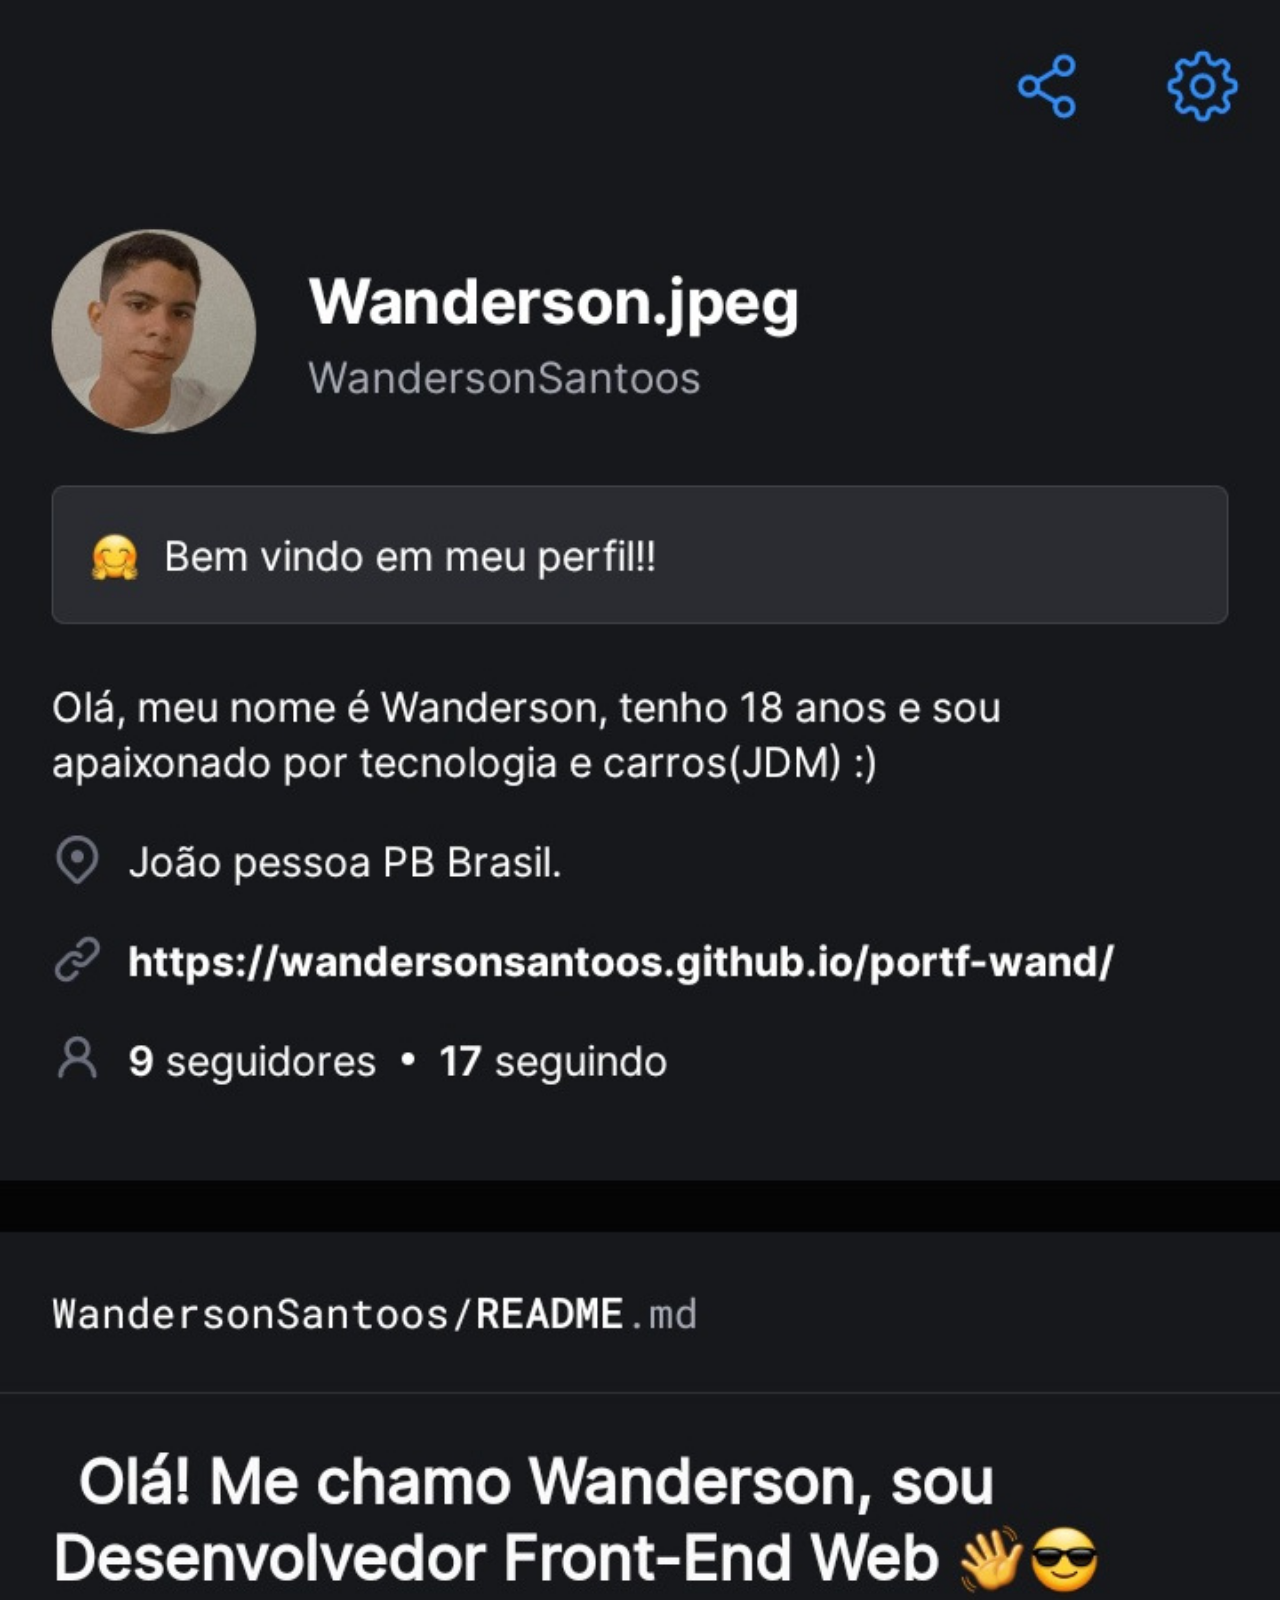
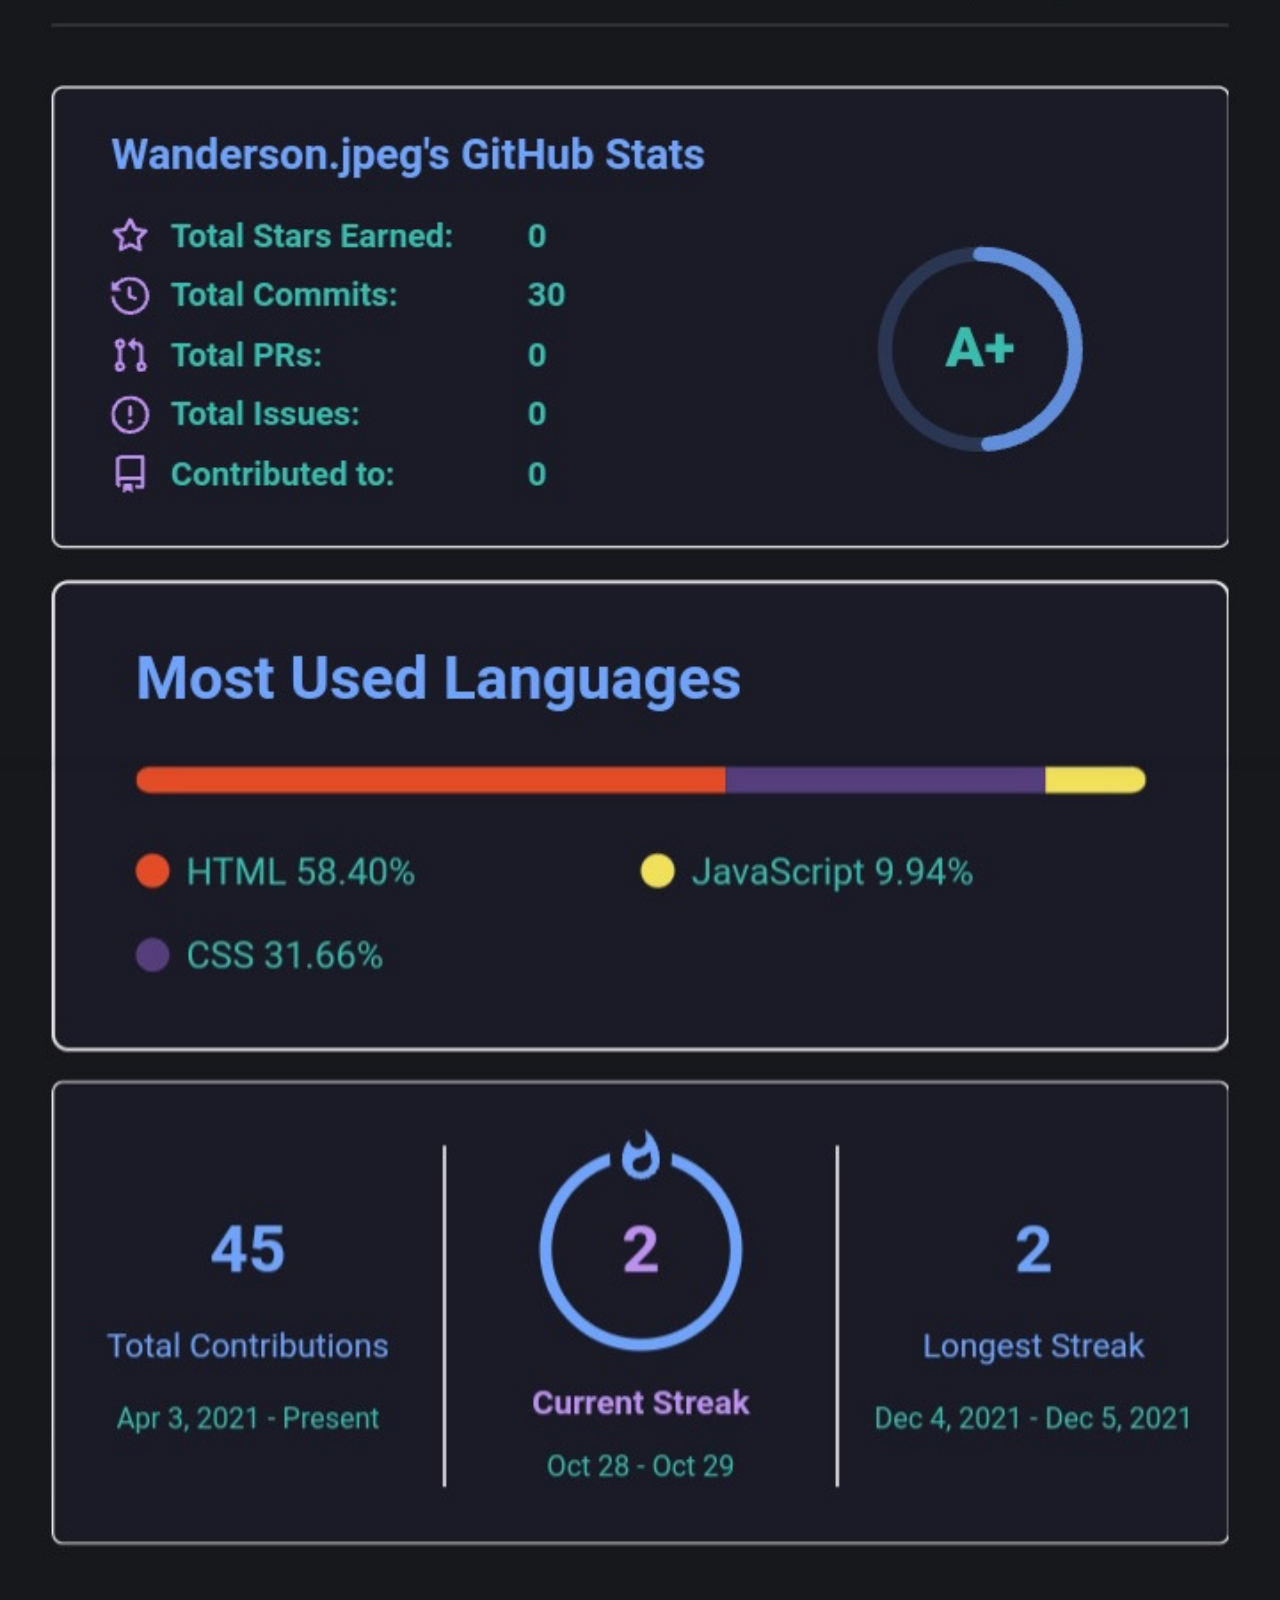
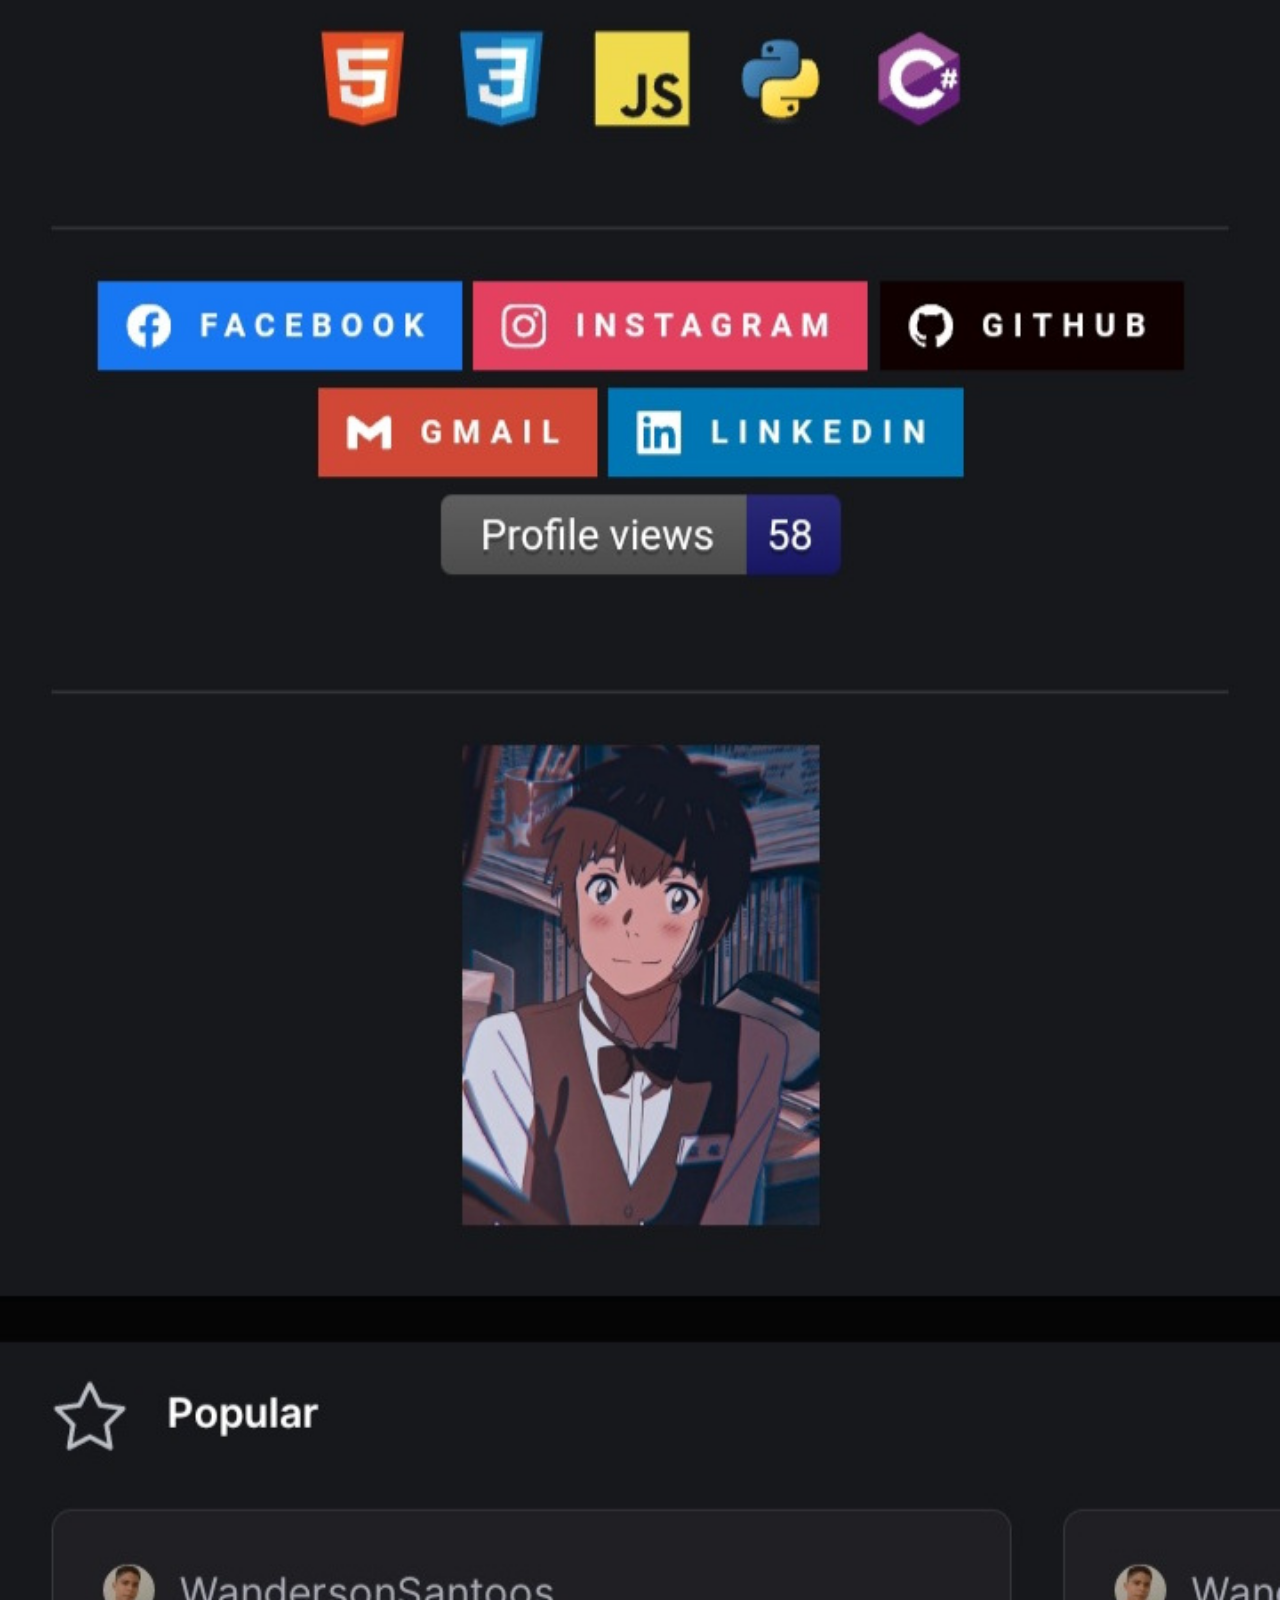
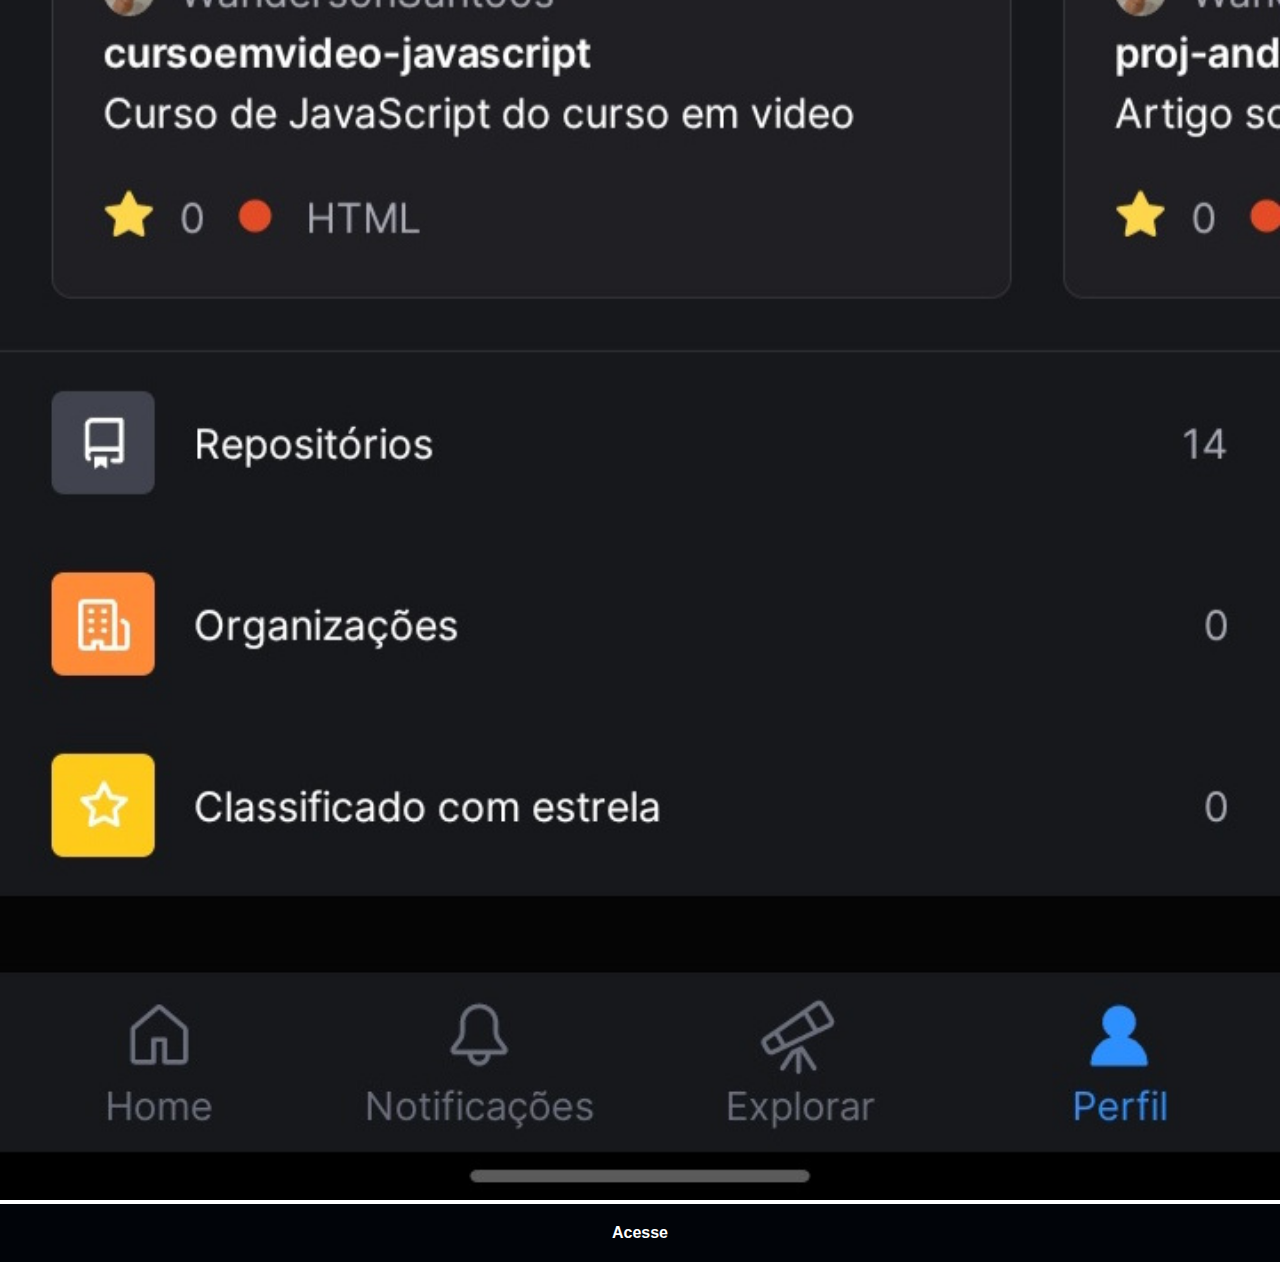
<file: github.html>
<!DOCTYPE html>
<html lang="pt-br">
<head>
    <meta charset="UTF-8">
    <meta http-equiv="X-UA-Compatible" content="IE=edge">
    <meta name="viewport" content="width=device-width, initial-scale=1.0">
    <link rel="stylesheet" href="style/social.css">
    <title>GitHub Page</title>
    <style>
        a {
            background-color: #010409;
        }
    </style>
</head>
<body>
    <img src="imagens/tela-github.jpg" alt="imagem da tela do github">
    <a href="https://github.com/WandersonSantoos" target="_blank">Acesse</a>
</body>
</html>
</file>
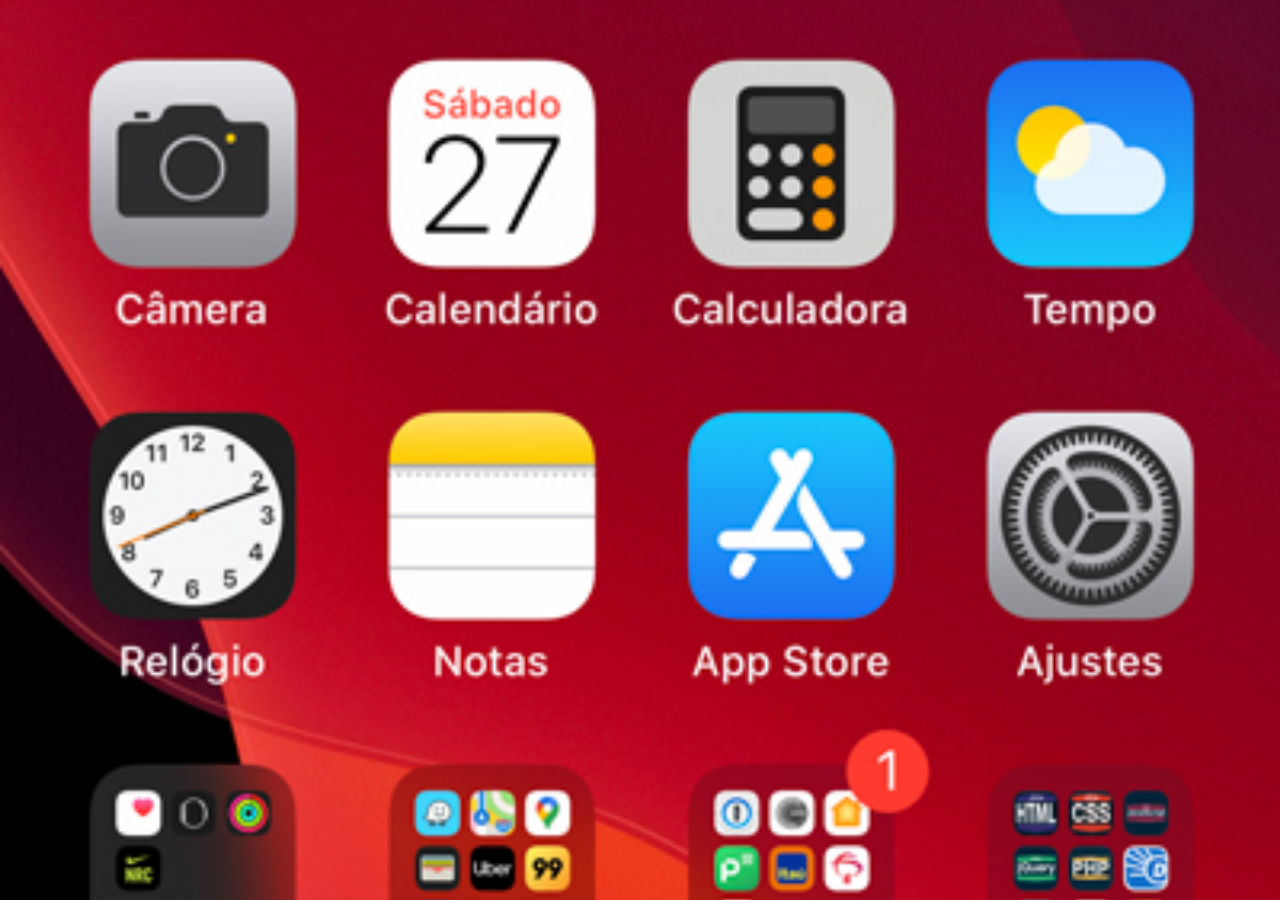
<file: home.html>
<!DOCTYPE html>
<html lang="pt-br">
<head>
    <meta charset="UTF-8">
    <meta http-equiv="X-UA-Compatible" content="IE=edge">
    <meta name="viewport" content="width=device-width, initial-scale=1.0">
    <title>Home</title>
    <style>
        * {
            margin: 0;
            padding: 0;
        }

        body {
            width: 100vw;
            height: 100vh;
            background: black url(imagens/tela-home.jpg) no-repeat top center;
            background-size: cover;
        }
    </style>
</head>
<body>
    
</body>
</html>
</file>
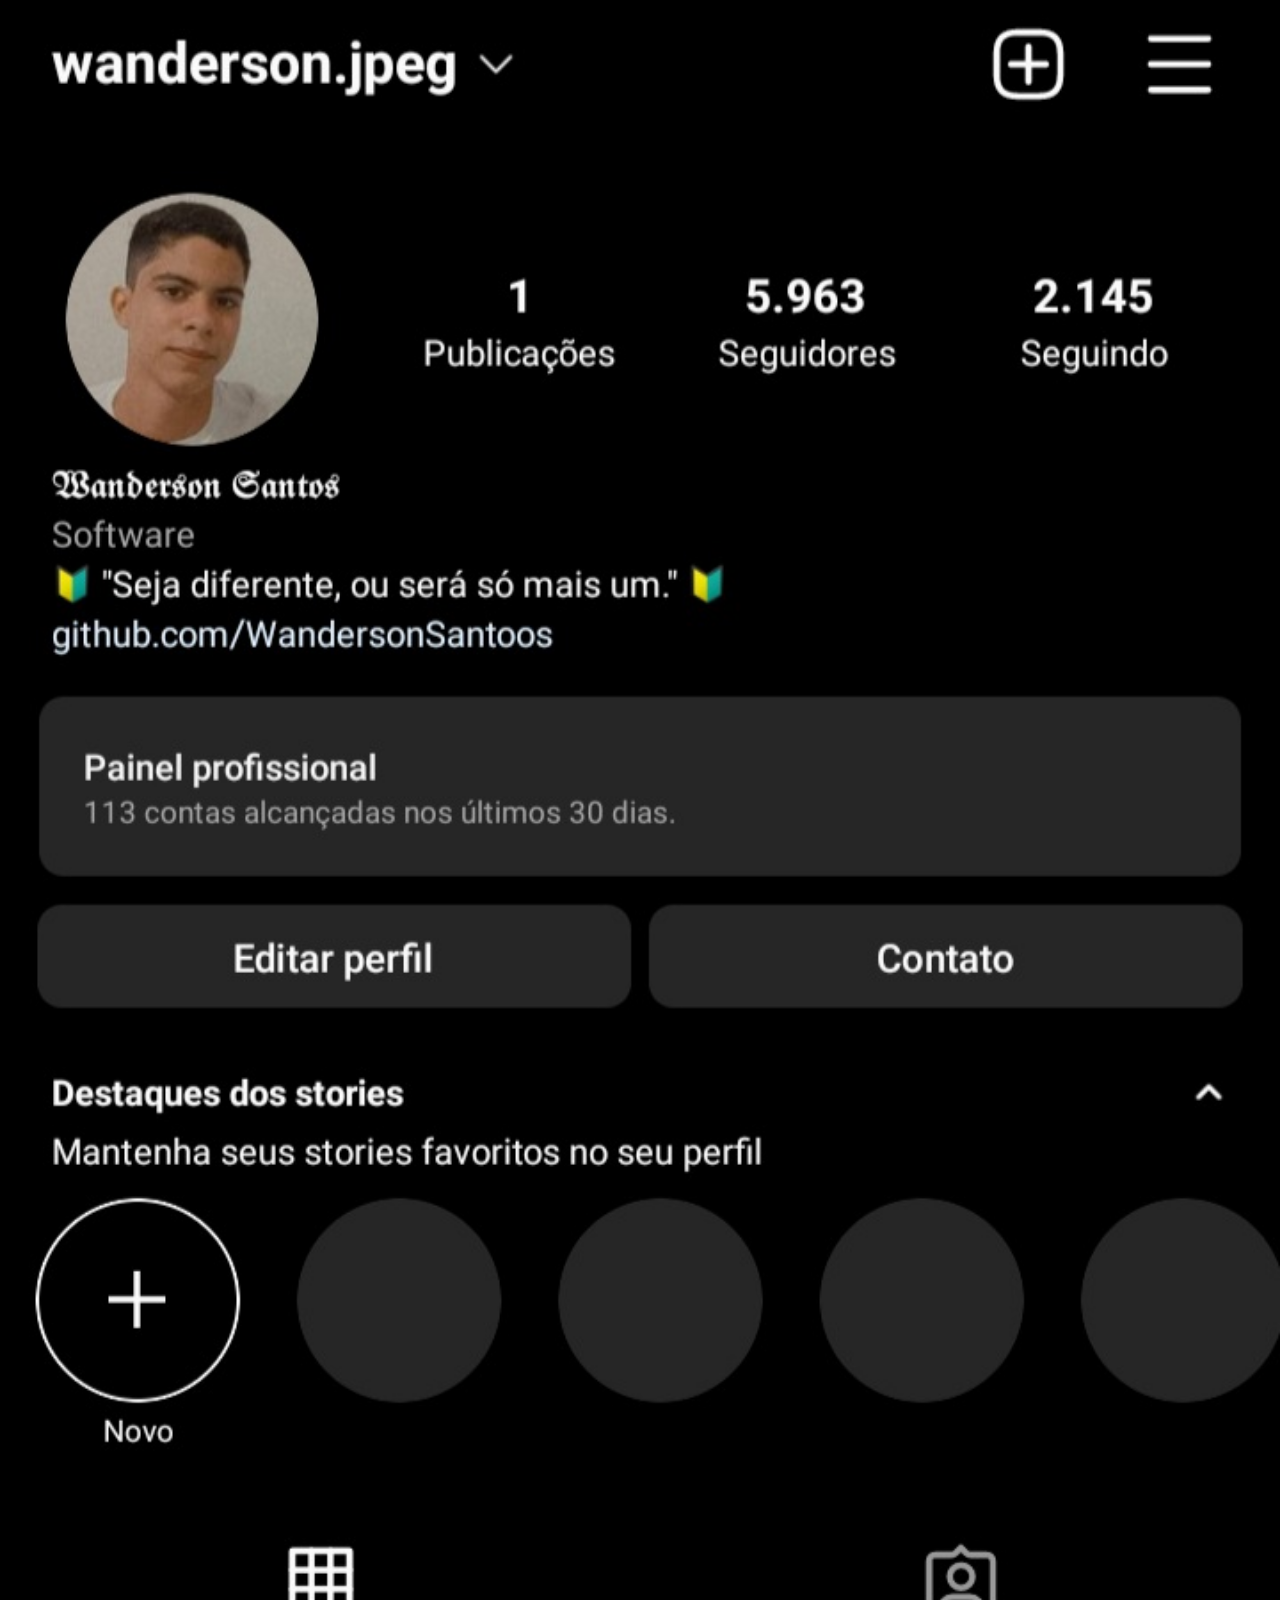
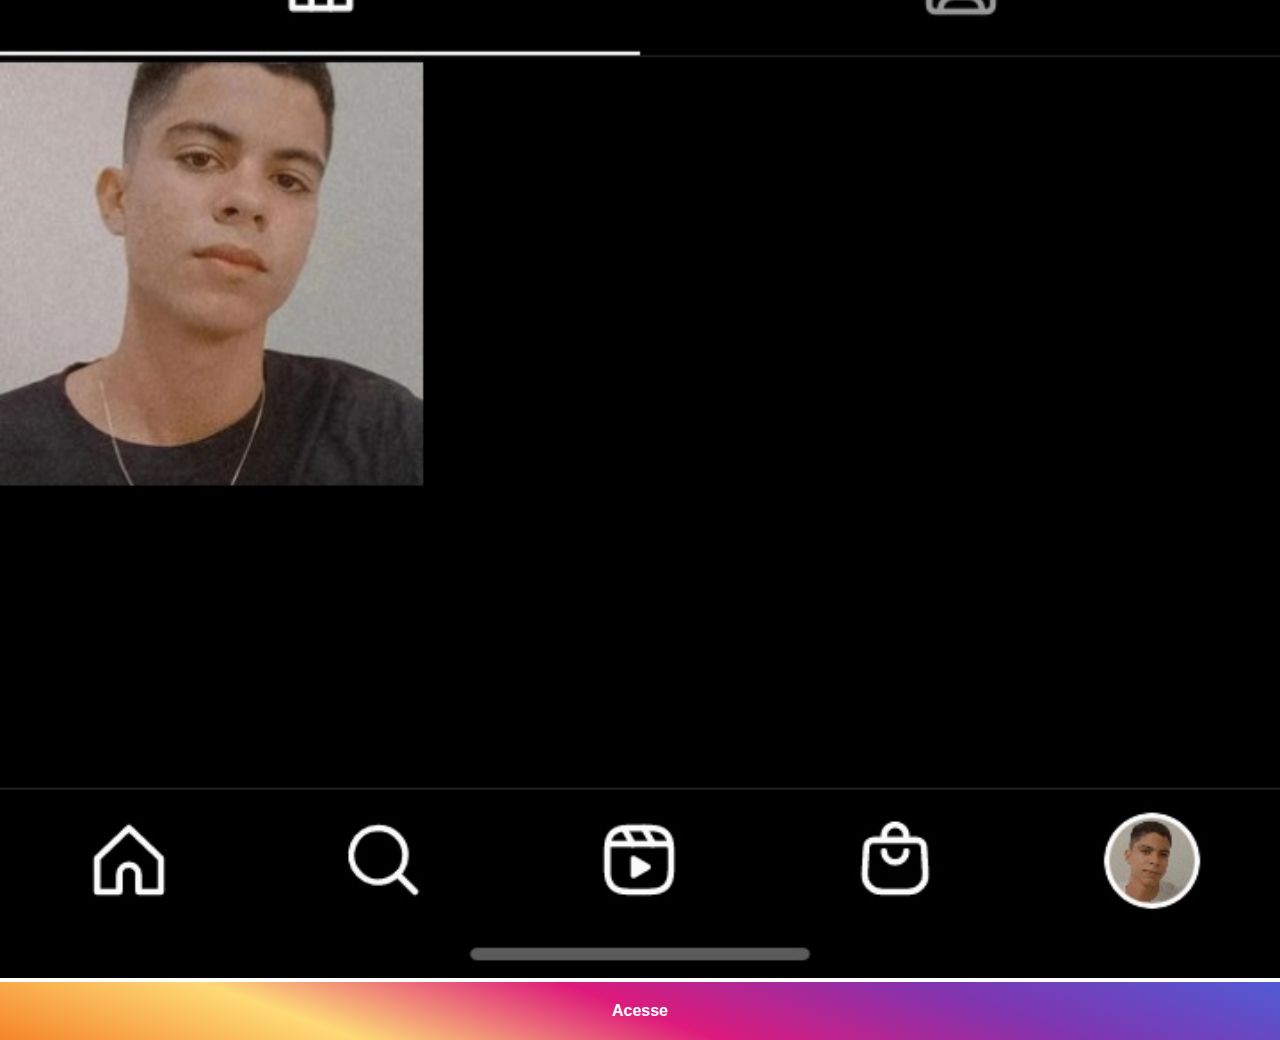
<file: instagram.html>
<!DOCTYPE html>
<html lang="pt-br">
<head>
    <meta charset="UTF-8">
    <meta http-equiv="X-UA-Compatible" content="IE=edge">
    <meta name="viewport" content="width=device-width, initial-scale=1.0">
    <link rel="stylesheet" href="style/social.css">
    <title>Instagran Page</title>
    <style>
        a {
            background-image: linear-gradient(-160deg, #515bd4, #8134af, #dd1a7b, #feda77, #F58529);
        }

    </style>
</head>
<body>
    <img src="imagens/tela-instagram.jpg" alt="imagem da tela do instagran">
    <a href="https://www.instagram.com/wanderson.jpeg/" target="_blank">Acesse</a>
</body>
</html>
</file>
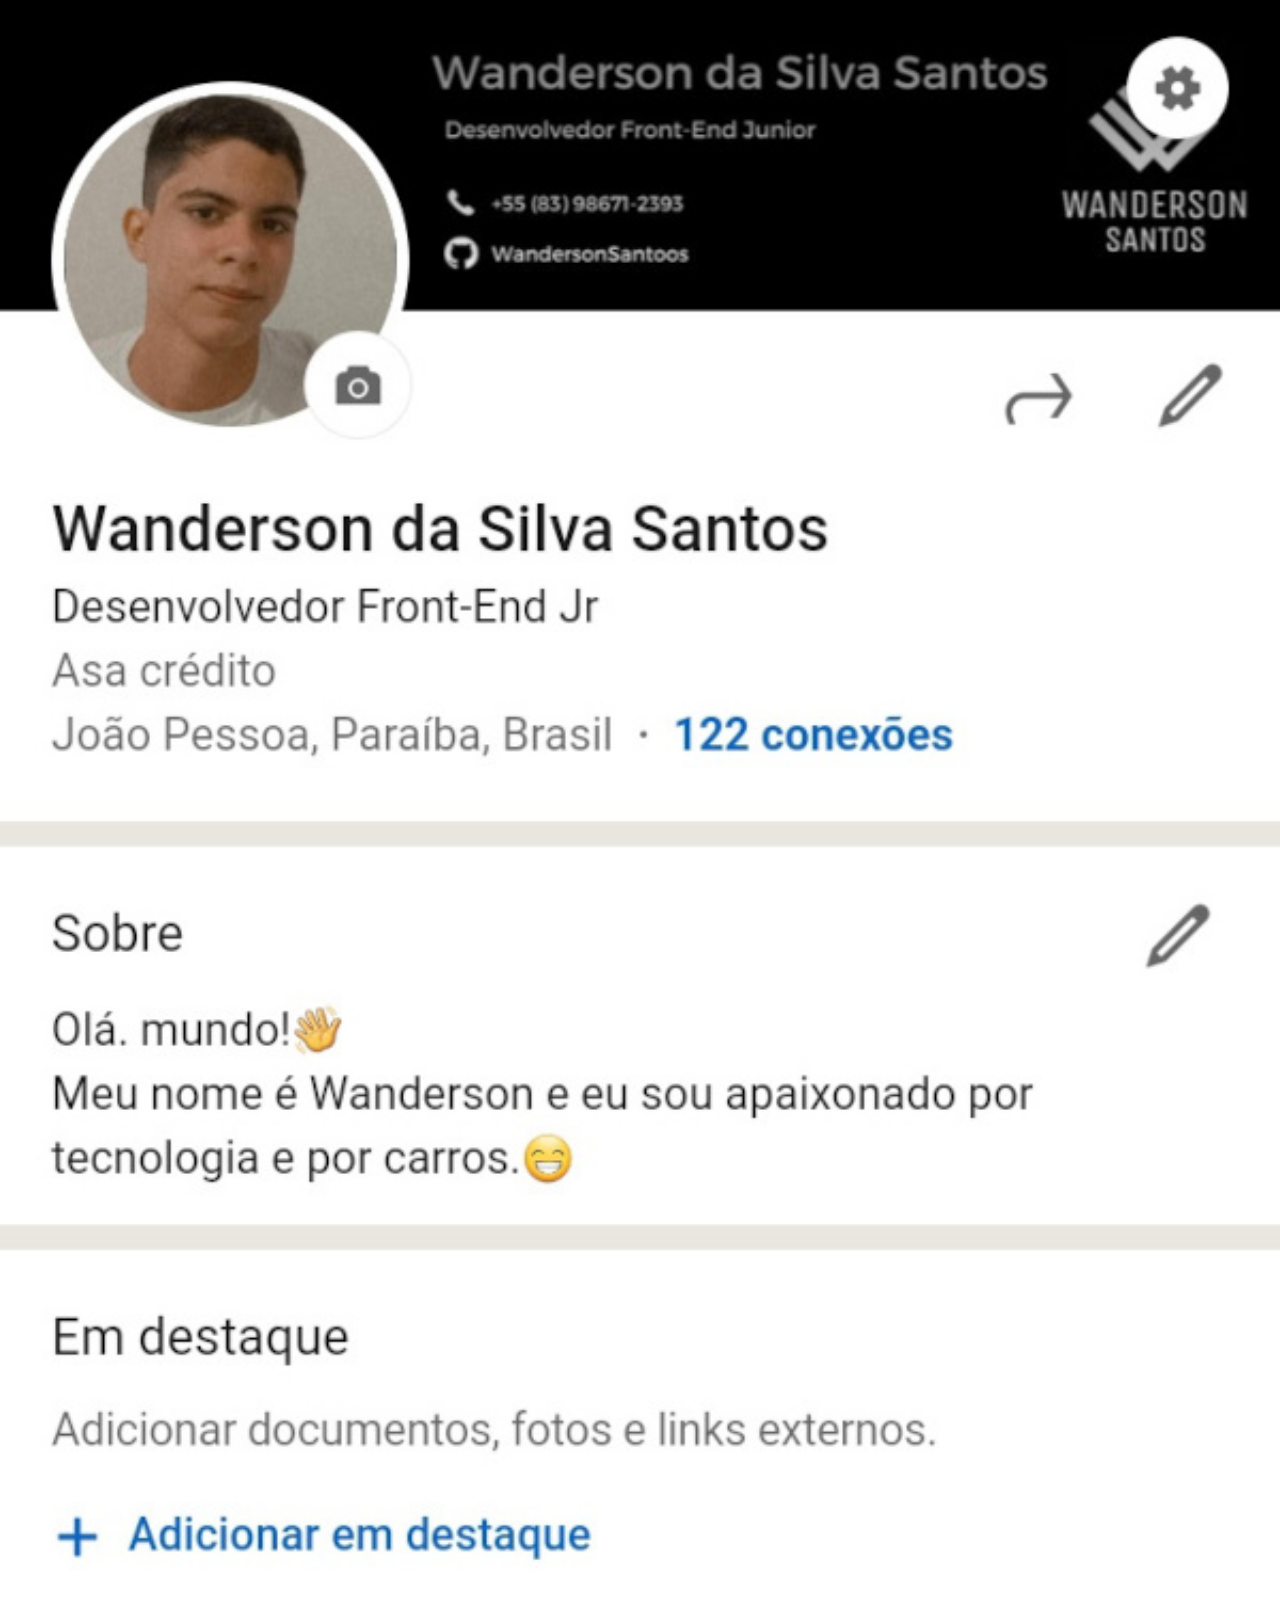
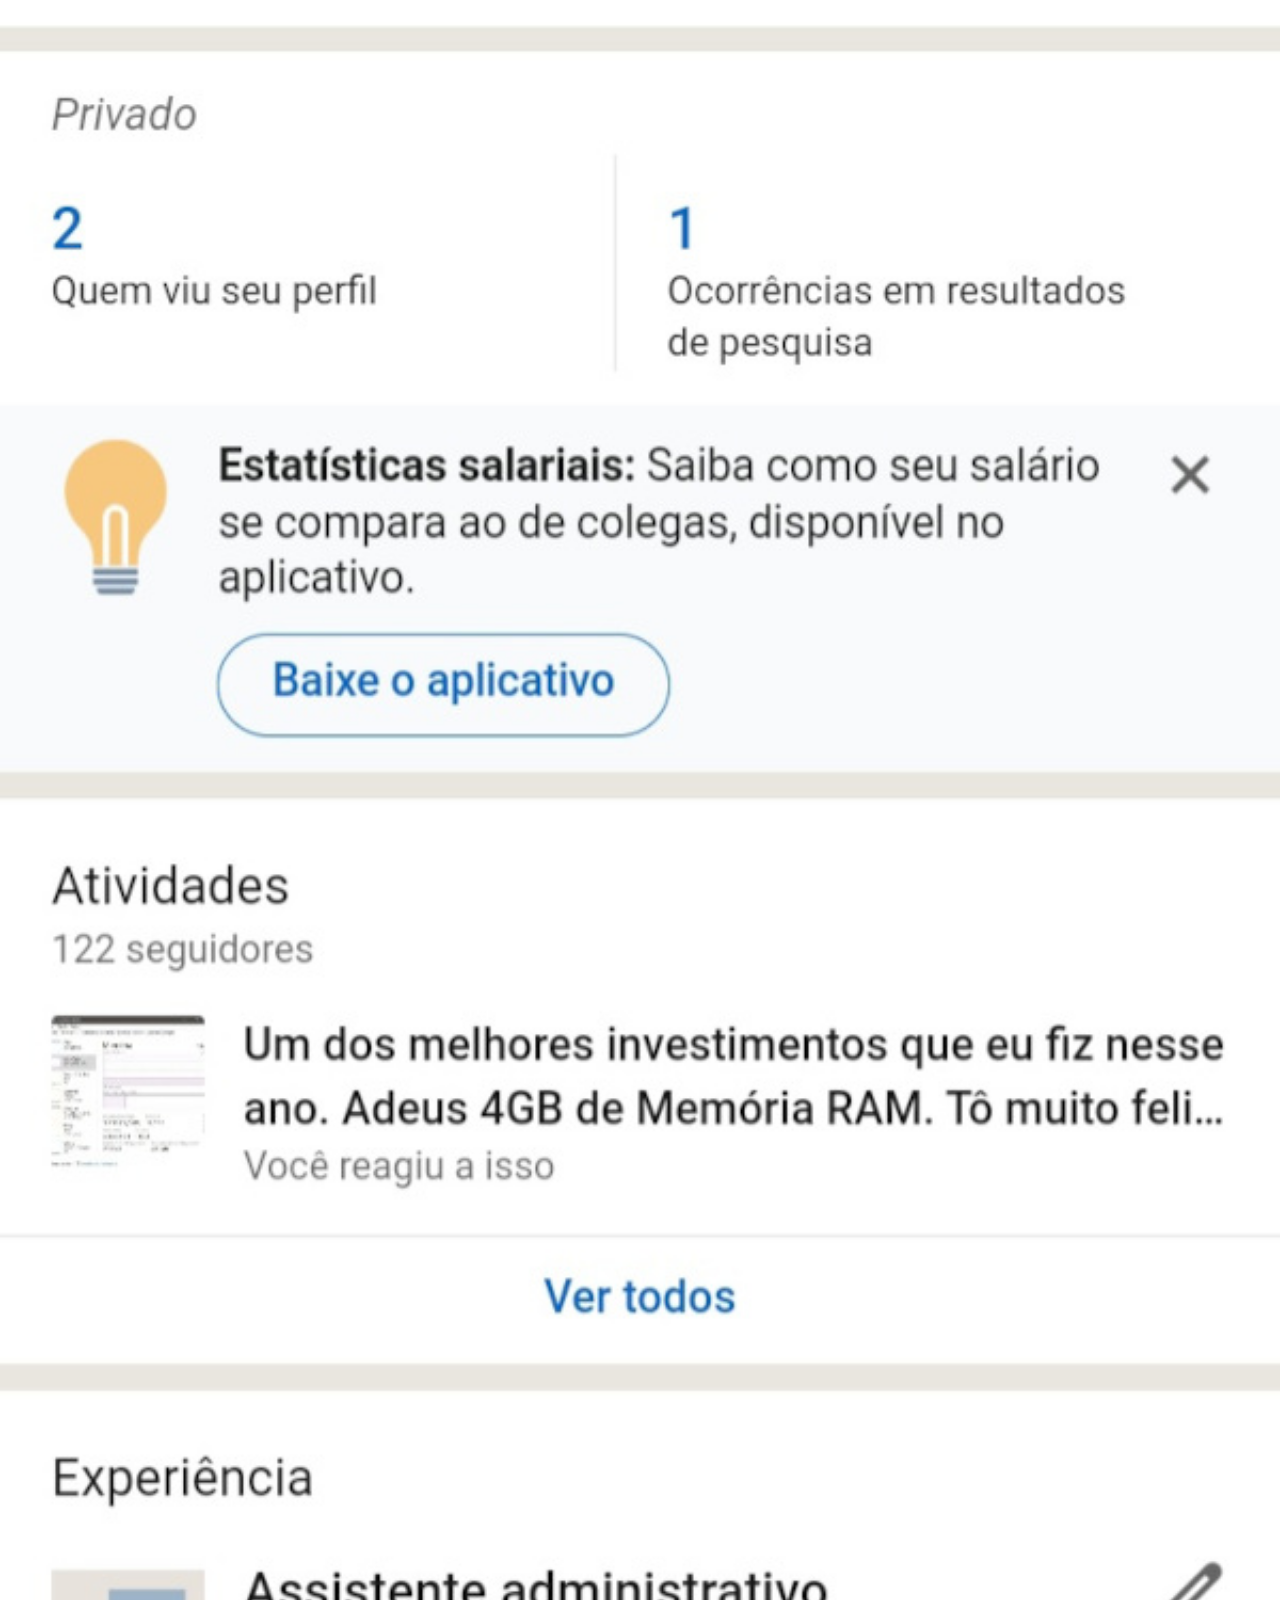
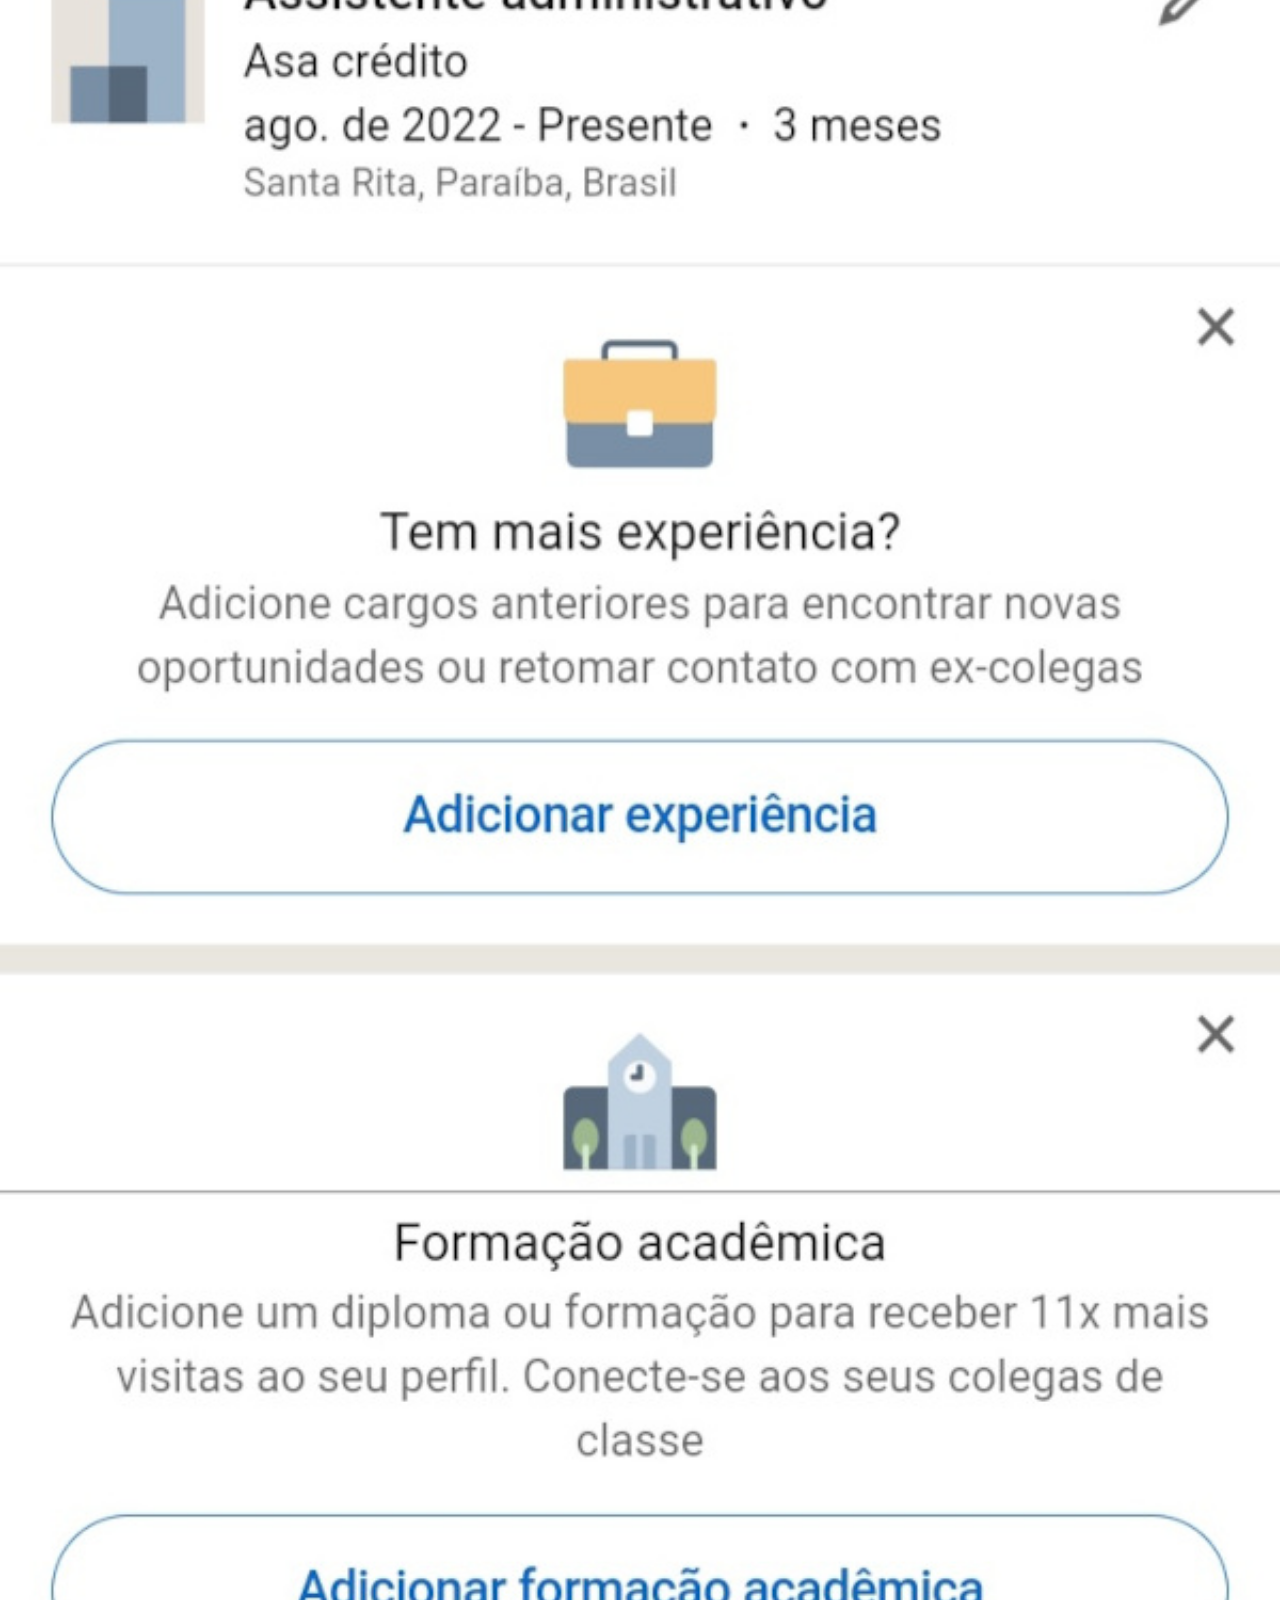
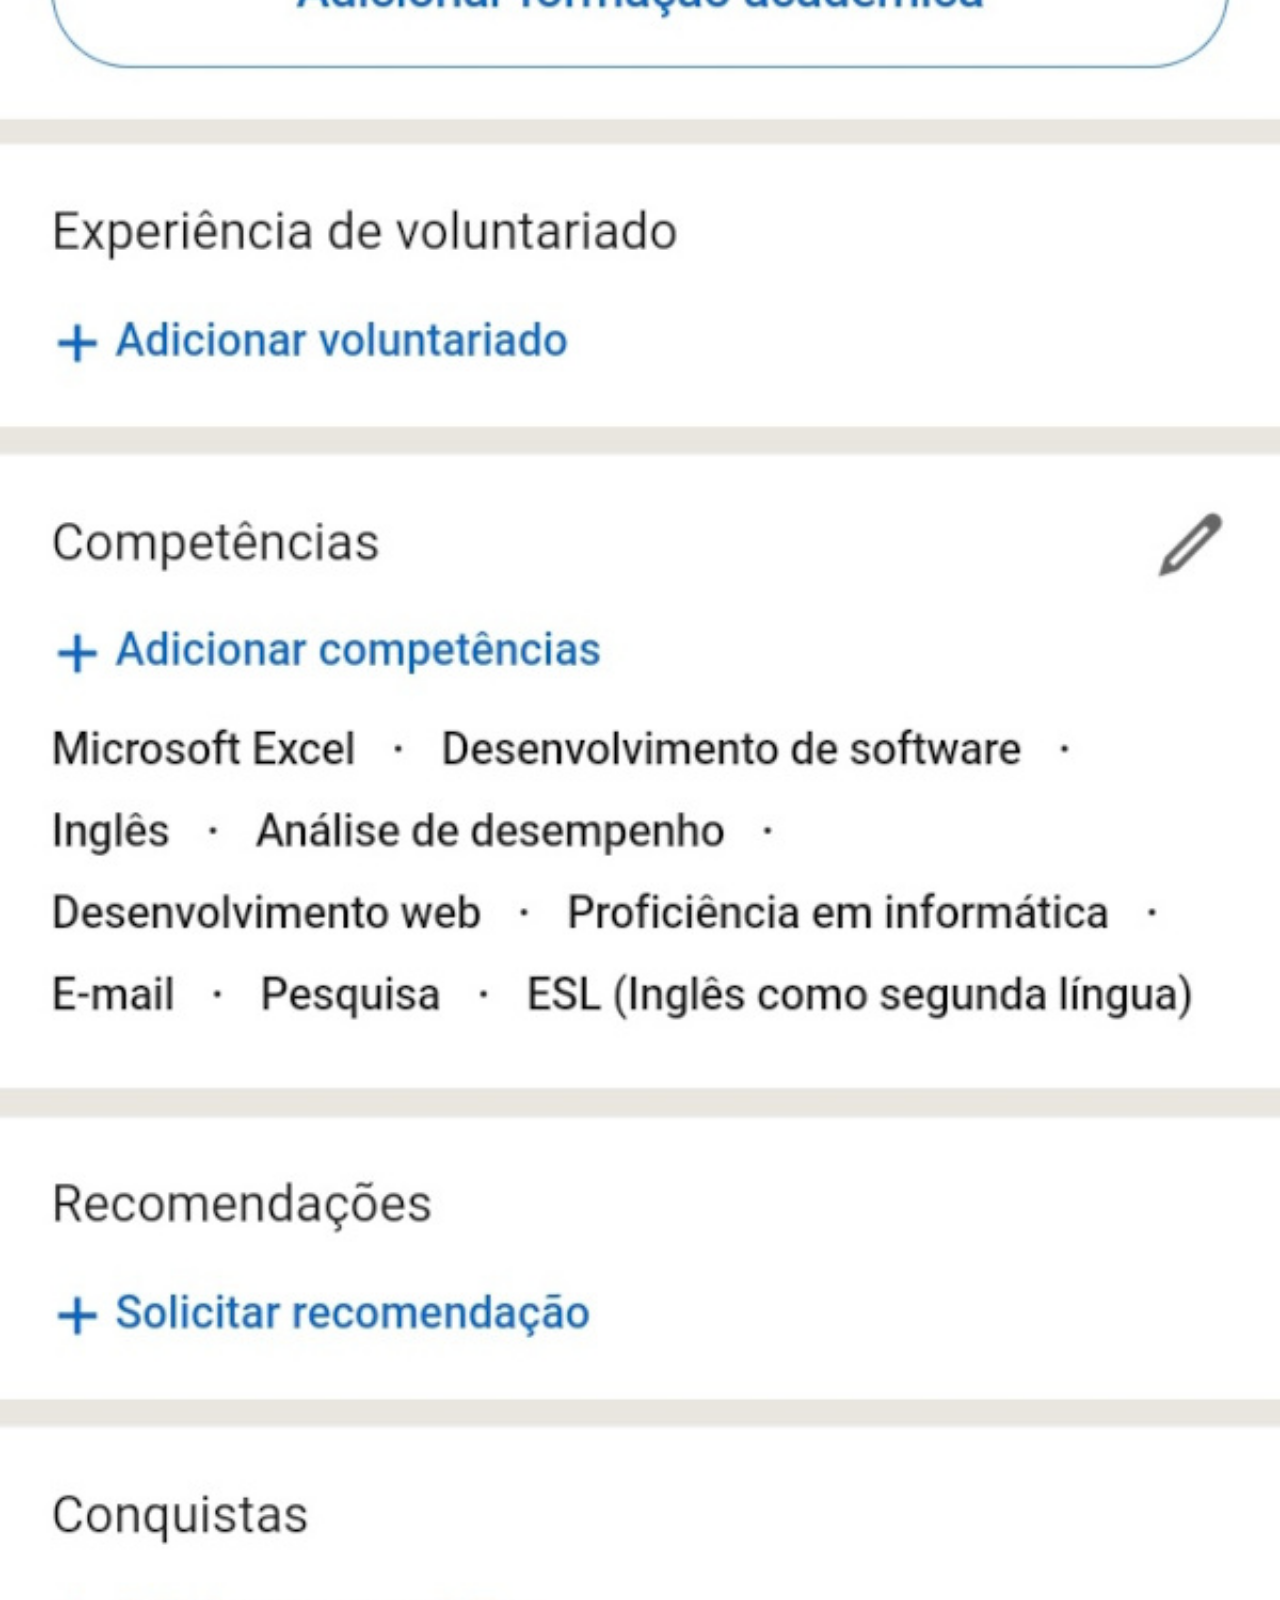
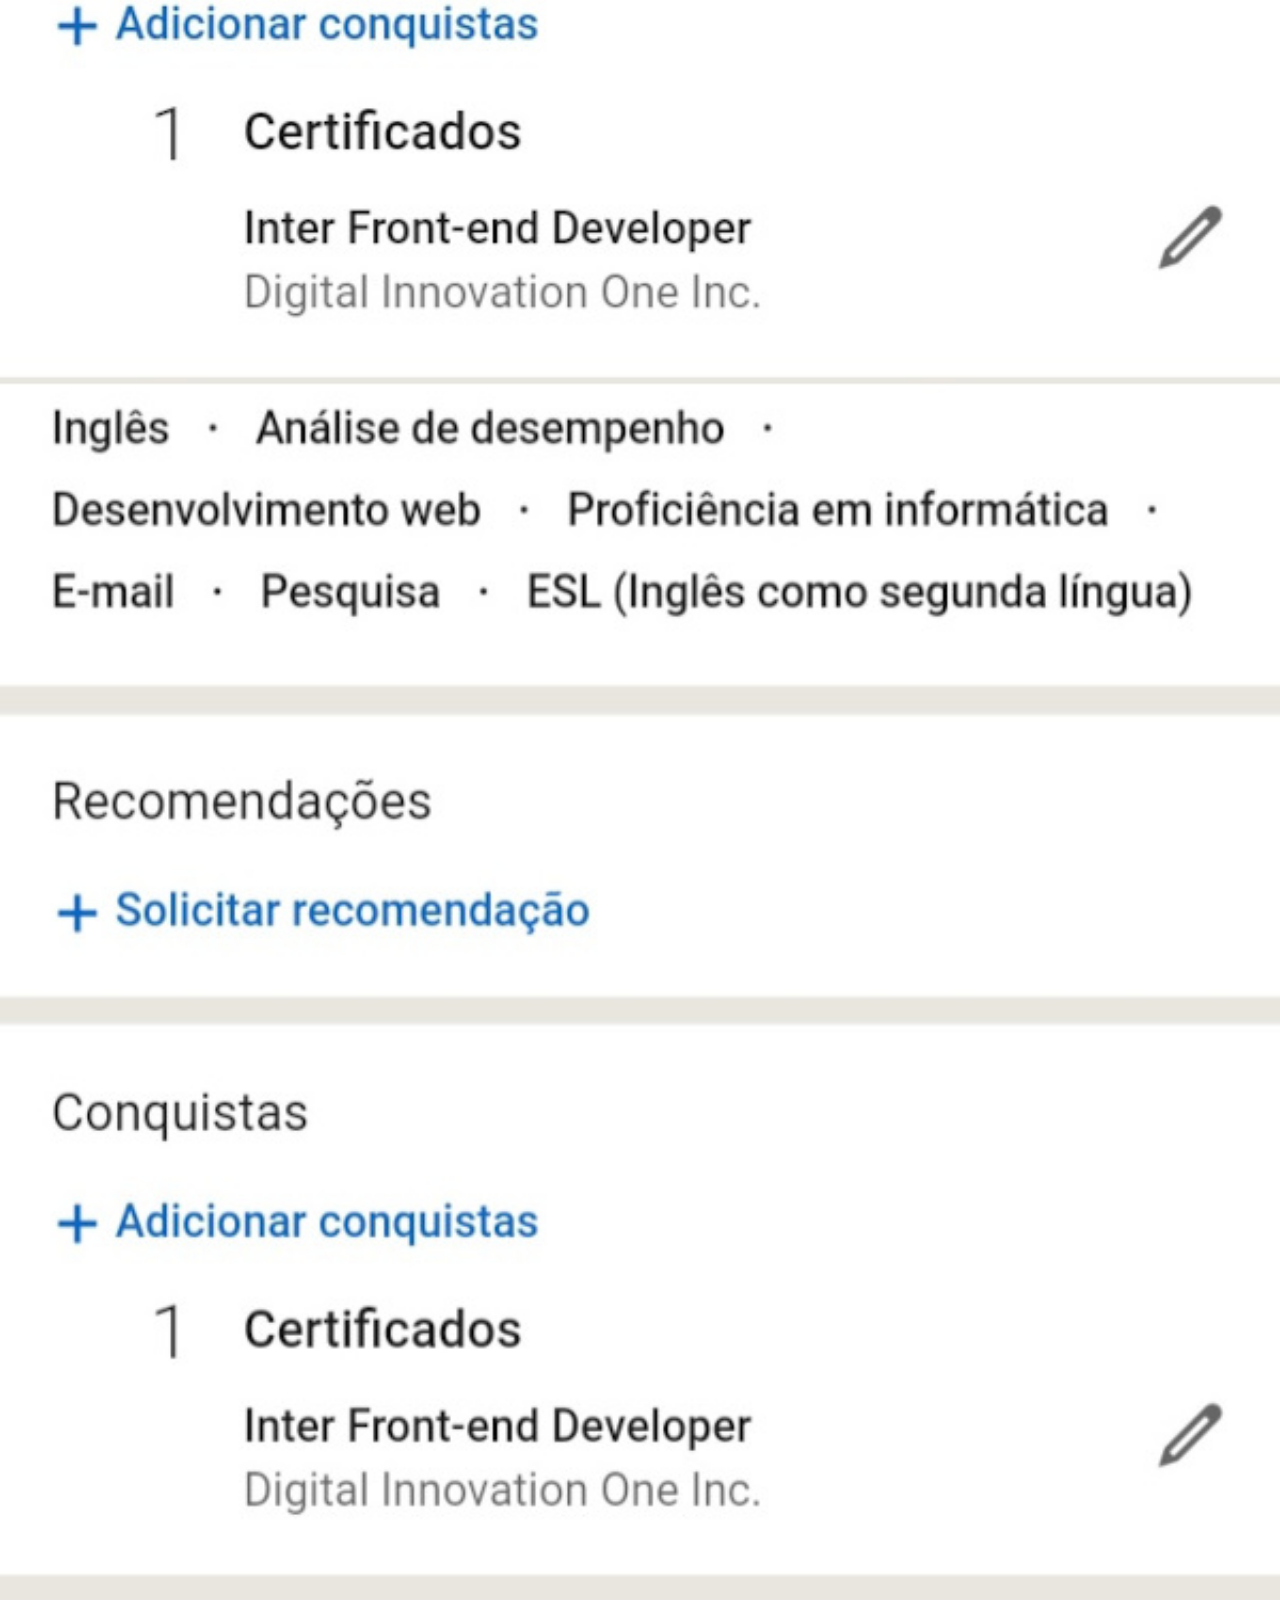
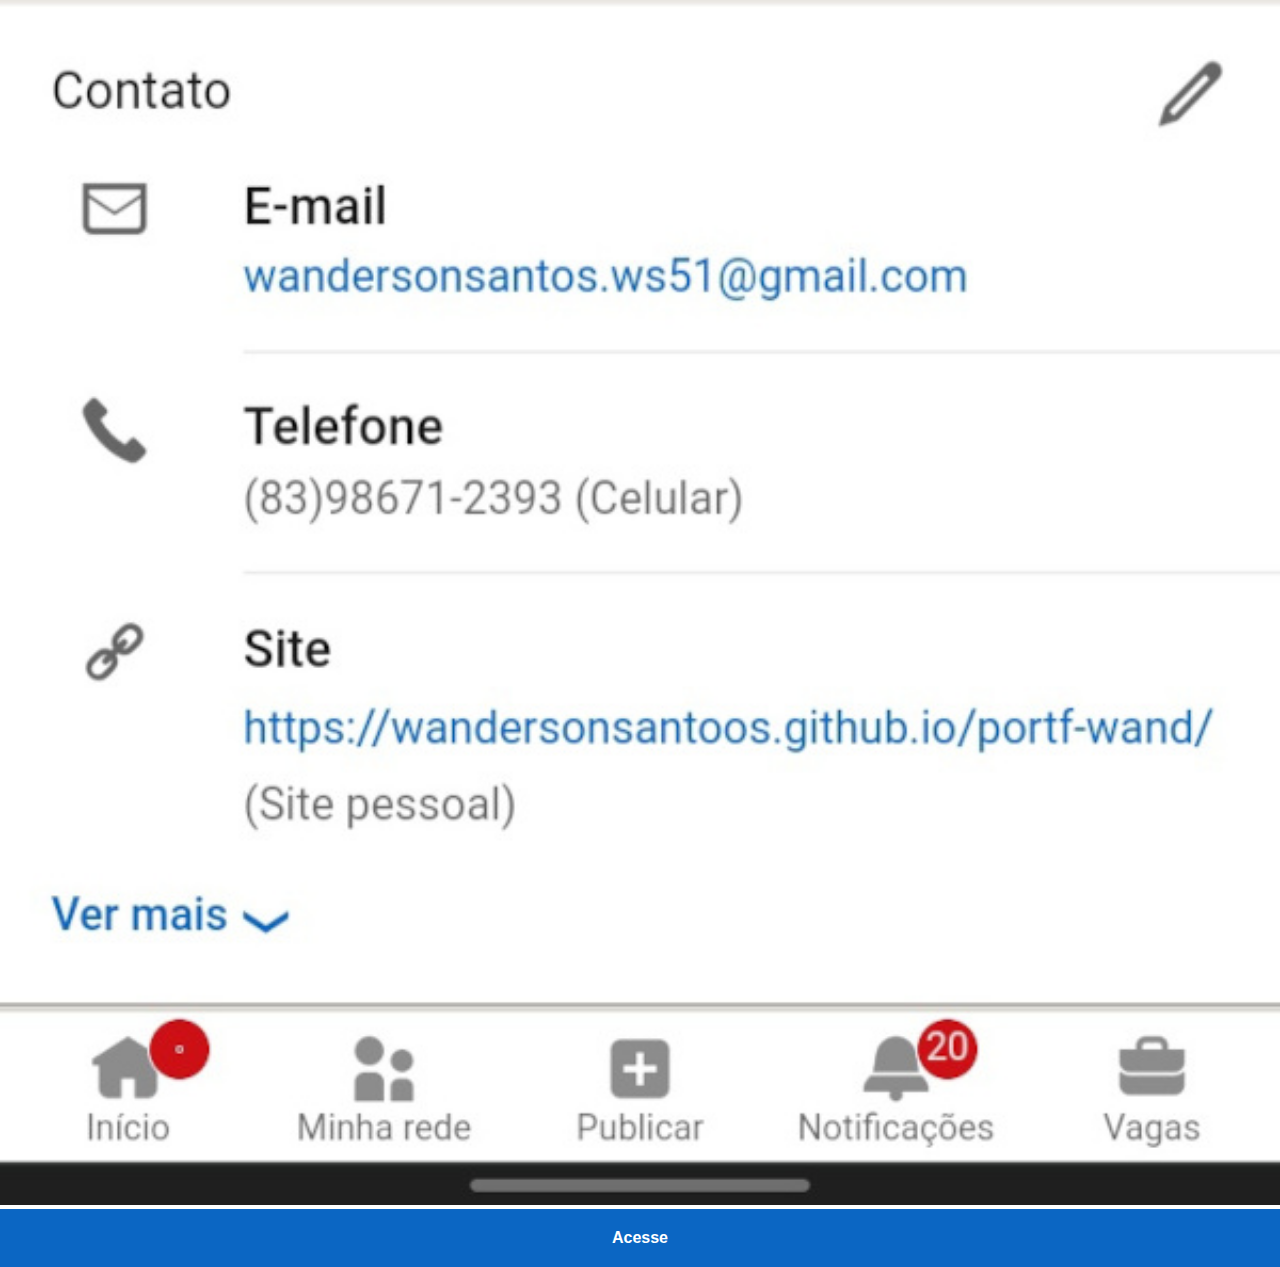
<file: linkedin.html>
<!DOCTYPE html>
<html lang="pt-br">
<head>
    <meta charset="UTF-8">
    <meta http-equiv="X-UA-Compatible" content="IE=edge">
    <meta name="viewport" content="width=device-width, initial-scale=1.0">
    <link rel="stylesheet" href="style/social.css">
    <title>Linkedin Page</title>
    <style>
        a {
            background-color: #0B66C3;
        }
    </style>
</head>
<body>
    <img src="imagens/tela-linkedin.jpg" alt="imagem da tela do linkedin">
    <a href="https://www.linkedin.com/in/wandersonsantoos/" target="_blank">Acesse</a>
</body>
</html>
</file>
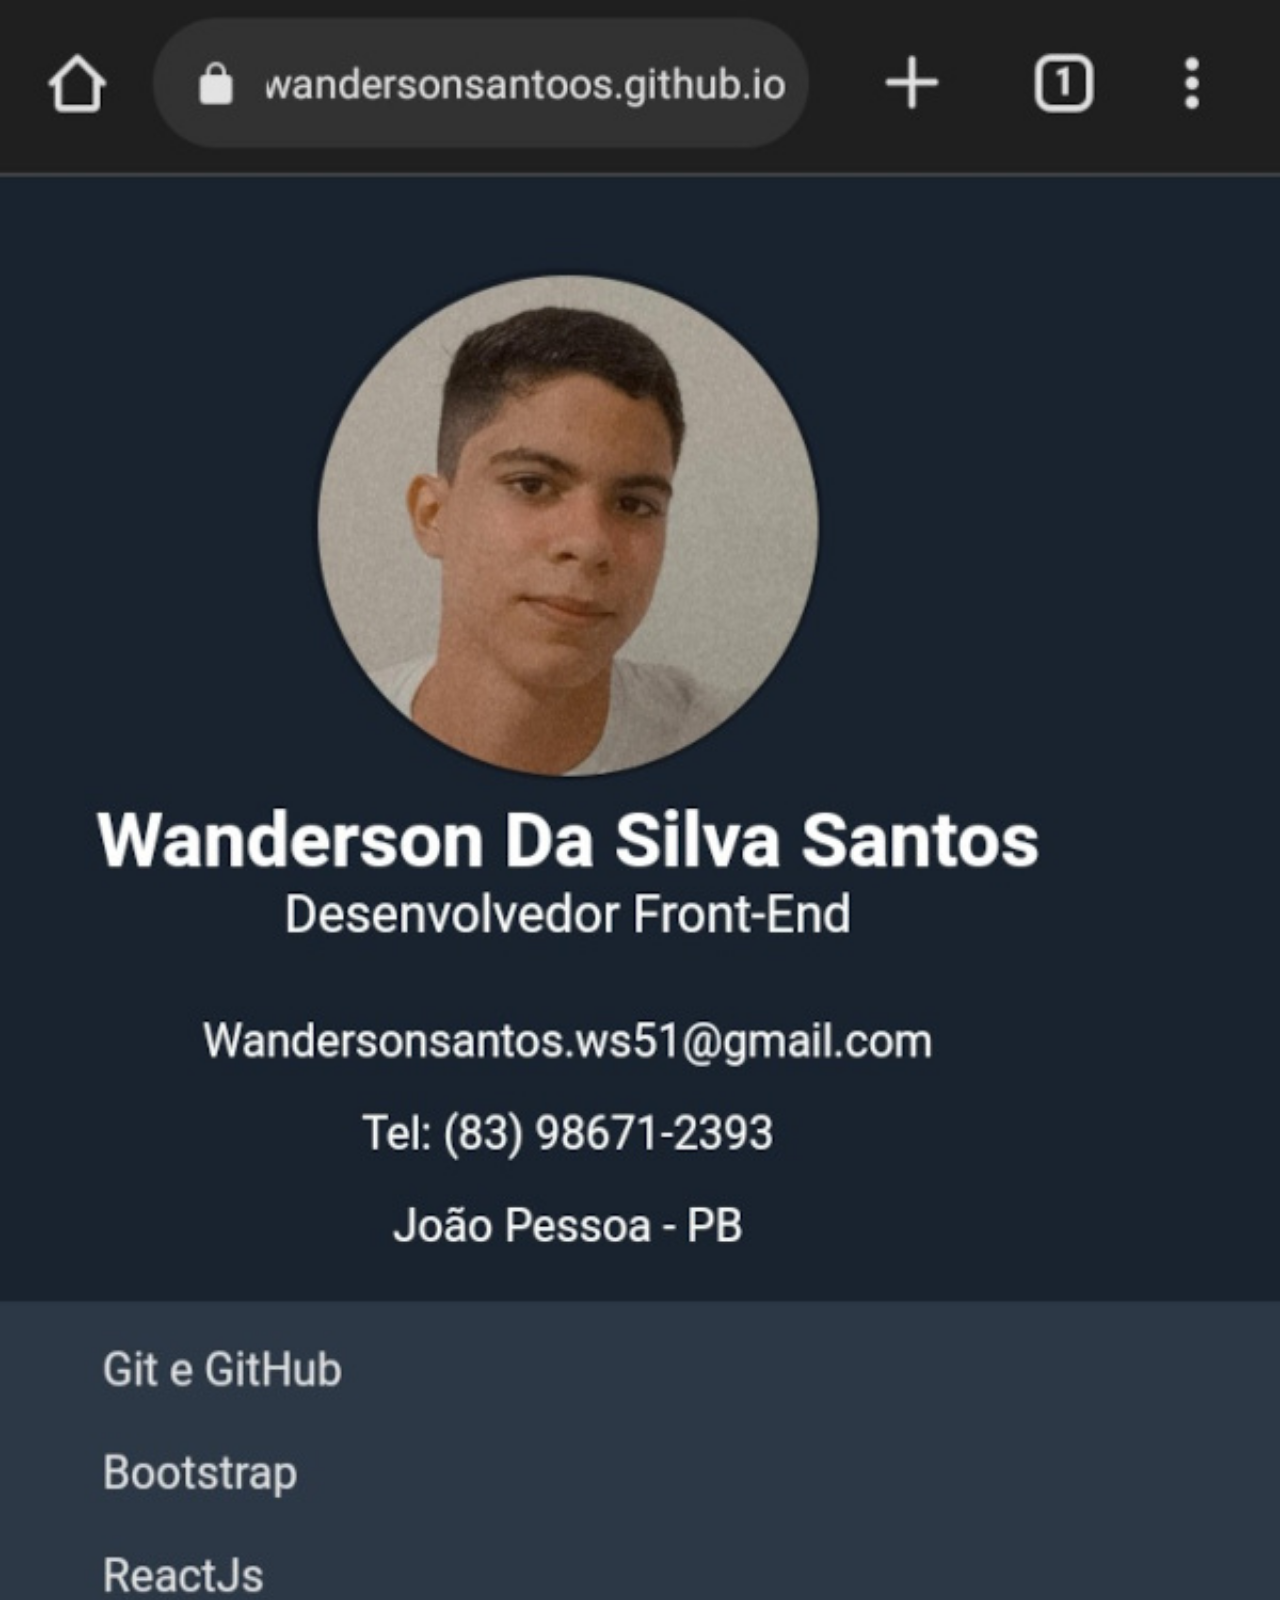
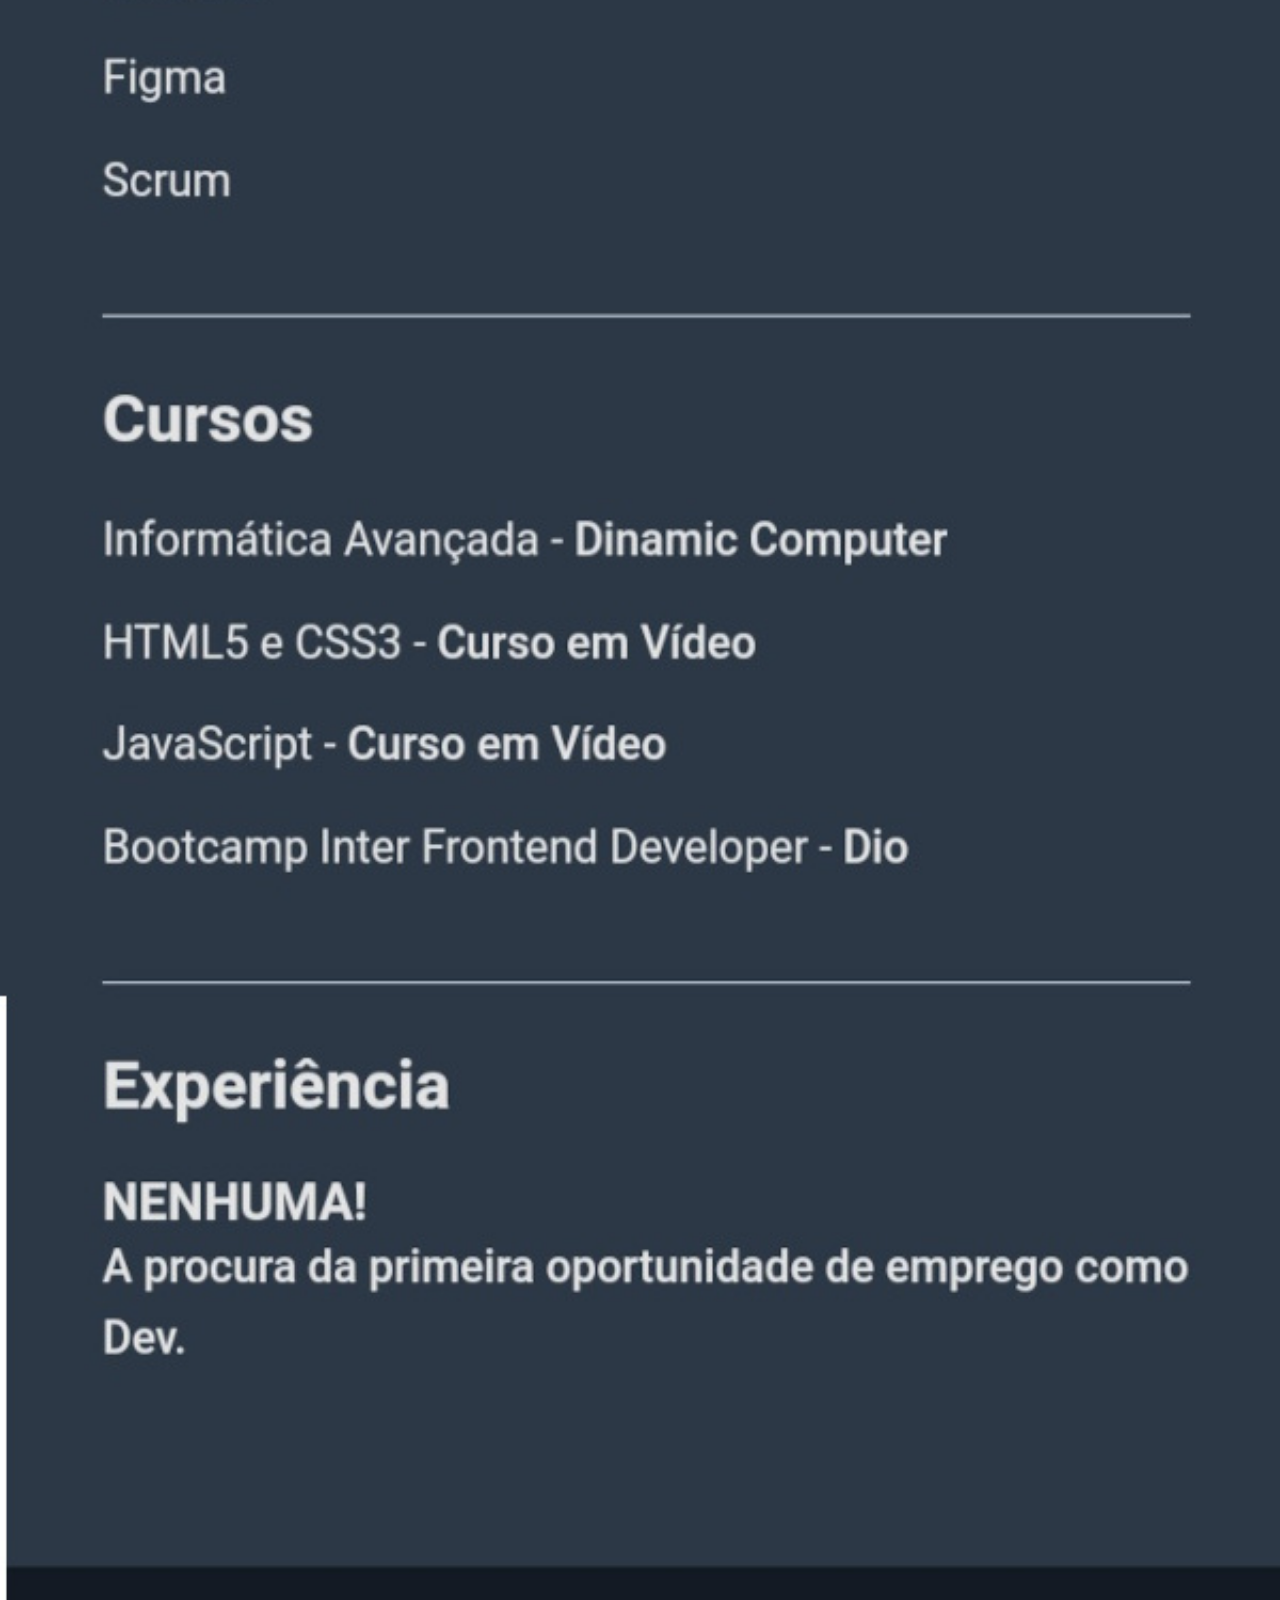
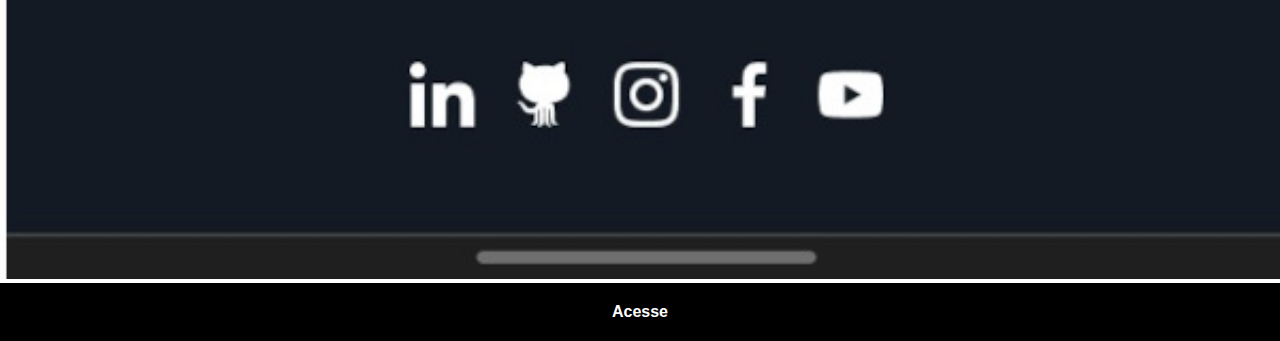
<file: port-wan.html>
<!DOCTYPE html>
<html lang="en">
<head>
    <meta charset="UTF-8">
    <meta http-equiv="X-UA-Compatible" content="IE=edge">
    <meta name="viewport" content="width=device-width, initial-scale=1.0">
    <title>portf-wand</title>
    <link rel="stylesheet" href="style/social.css">
    <style>
        a {
            background-color: black;
        }
    </style>
</head>
<body>
    <img src="imagens/tela-port-wand.jpg" alt="imagem da tela do portifolio">
    <a href="https://wandersonsantoos.github.io/portf-wand/" target="_blank">Acesse</a>
</body>
</html>
</file>
<file: style/social.css>
@charset "UTF-8";

*{ 
    margin: 0;
    padding: 0;
    font-family: sans-serif;
}

::-webkit-scrollbar {
    width: 0px;
    height: 0px;
}

img {
    width: 100vw;
}

a {
    display: block;
    color: white;
    padding: 20px;
    text-align: center;
    font-weight: bolder;
    text-decoration: none;
}
</file>
